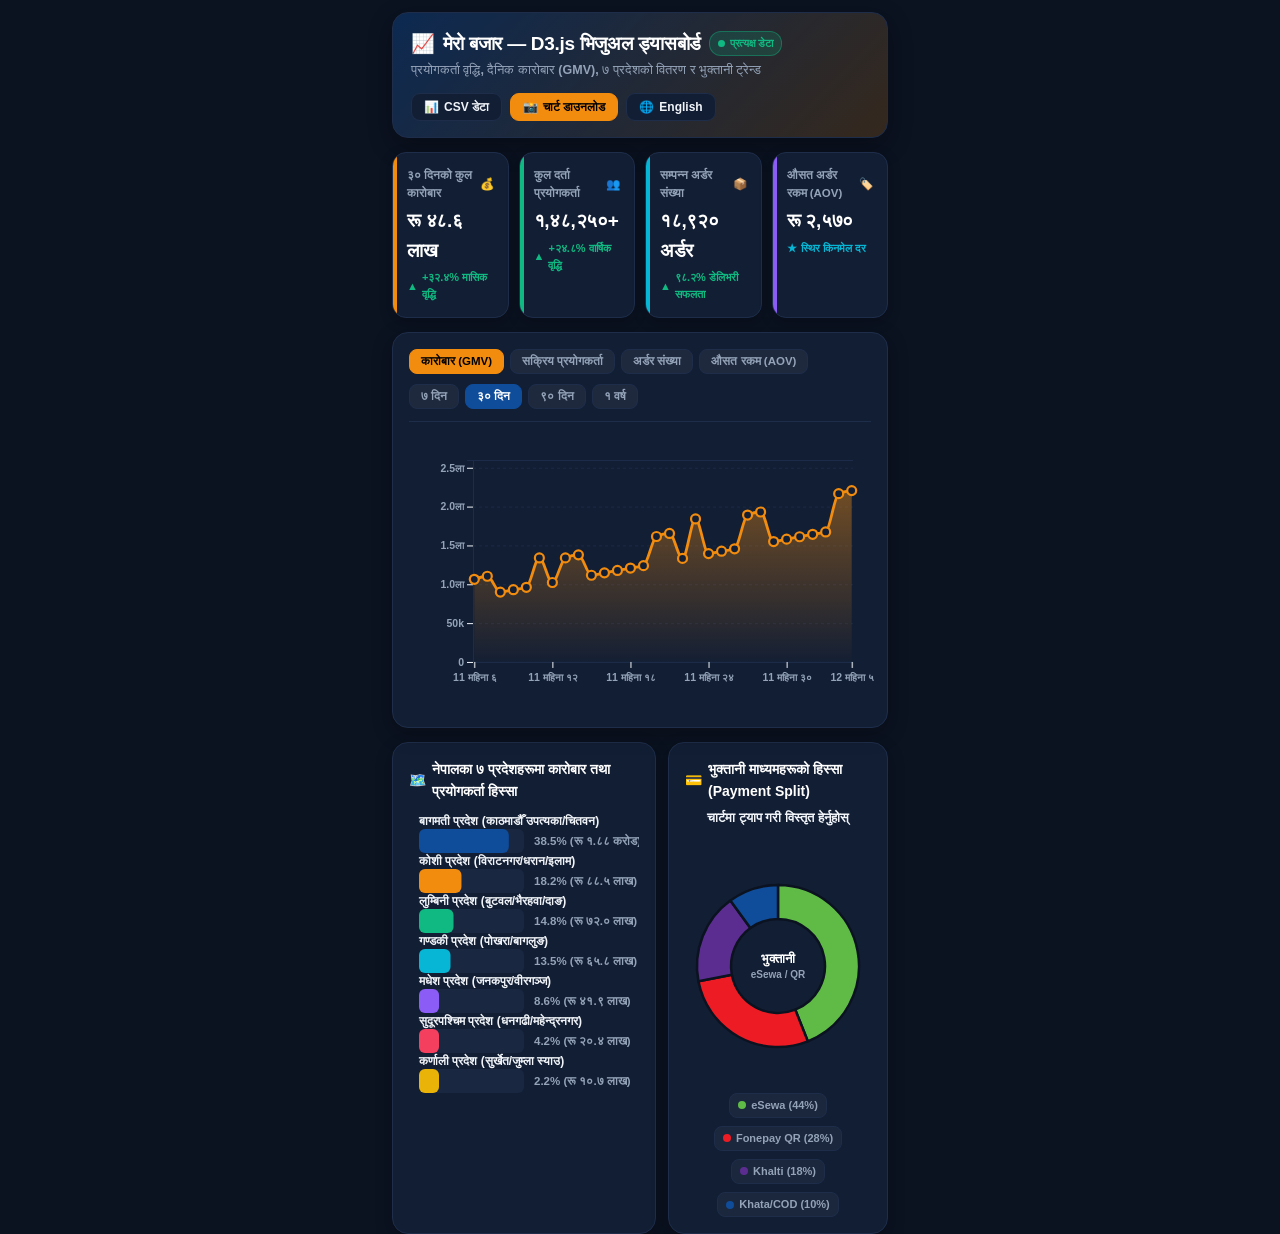
<file: app/src/main/assets/d3-dashboard.html>
<!DOCTYPE html>
<html lang="ne">
<head>
  <meta charset="UTF-8">
  <meta name="viewport" content="width=device-width, initial-scale=1, viewport-fit=cover">
  <title>मेरो बजार (Mero Bazar) — D3.js Metrics & Performance Dashboard</title>
  <meta name="description" content="Visual D3.js dashboard displaying key metrics from Mero Bazar: user growth, transaction volume trends, provincial spread and payment splits">
  <link rel="stylesheet" href="css/theme.css">
  <link rel="stylesheet" href="css/style.css">
  <style>
    :root {
      --bg-dark: #0B1220;
      --card-dark: #121E34;
      --card-border: #1E2D4A;
      --text-main: #F1F5F9;
      --text-sub: #94A3B8;
      --primary-blue: #0F4C9A;
      --accent-saffron: #F28C0F;
      --accent-emerald: #10B981;
      --accent-cyan: #06B6D4;
      --accent-purple: #8B5CF6;
      --accent-rose: #F43F5E;
    }

    * { box-sizing: border-box; margin: 0; padding: 0; font-family: -apple-system, BlinkMacSystemFont, "Segoe UI", Roboto, "Noto Sans Devanagari", sans-serif; }

    body {
      background: var(--bg-dark);
      color: var(--text-main);
      min-height: 100vh;
      display: flex;
      flex-direction: column;
      overflow-x: hidden;
      padding: 12px;
      -webkit-font-smoothing: antialiased;
    }

    /* Dashboard Header */
    .dash-header {
      background: linear-gradient(135deg, rgba(15, 76, 154, 0.4), rgba(242, 140, 15, 0.18));
      border: 1px solid var(--card-border);
      border-radius: 16px;
      padding: 16px 18px;
      margin-bottom: 14px;
      display: flex;
      flex-wrap: wrap;
      justify-content: space-between;
      align-items: center;
      gap: 12px;
      box-shadow: 0 8px 24px rgba(0,0,0,0.3);
    }

    .dash-title-group h1 {
      font-size: 19px;
      font-weight: 800;
      display: flex;
      align-items: center;
      gap: 8px;
      color: #FFFFFF;
      letter-spacing: -0.3px;
    }

    .dash-title-group p {
      font-size: 12.5px;
      color: var(--text-sub);
      margin-top: 3px;
    }

    .live-badge {
      display: inline-flex;
      align-items: center;
      gap: 5px;
      background: rgba(16, 185, 129, 0.18);
      border: 1px solid rgba(16, 185, 129, 0.4);
      color: #10B981;
      font-size: 11px;
      font-weight: 800;
      padding: 3px 8px;
      border-radius: 12px;
    }

    .live-pulse {
      width: 7px;
      height: 7px;
      background: #10B981;
      border-radius: 50%;
      animation: pulseLive 1.5s infinite;
    }

    @keyframes pulseLive {
      0% { transform: scale(0.9); opacity: 0.8; }
      50% { transform: scale(1.3); opacity: 1; }
      100% { transform: scale(0.9); opacity: 0.8; }
    }

    .dash-actions {
      display: flex;
      align-items: center;
      gap: 8px;
      flex-wrap: wrap;
    }

    .btn-action {
      background: var(--card-dark);
      color: var(--text-main);
      border: 1px solid var(--card-border);
      border-radius: 9px;
      padding: 6px 12px;
      font-size: 12px;
      font-weight: 700;
      cursor: pointer;
      display: inline-flex;
      align-items: center;
      gap: 5px;
      transition: all 0.2s ease;
      touch-action: manipulation;
    }

    .btn-action:hover {
      background: rgba(255,255,255,0.08);
      border-color: var(--accent-saffron);
    }

    .btn-action.highlight {
      background: var(--accent-saffron);
      color: #000;
      border-color: var(--accent-saffron);
    }

    /* KPI Grid */
    .kpi-grid {
      display: grid;
      grid-template-columns: repeat(2, 1fr);
      gap: 10px;
      margin-bottom: 14px;
    }

    @media (min-width: 600px) {
      .kpi-grid { grid-template-columns: repeat(4, 1fr); }
    }

    .kpi-card {
      background: var(--card-dark);
      border: 1px solid var(--card-border);
      border-radius: 14px;
      padding: 14px;
      position: relative;
      overflow: hidden;
      box-shadow: 0 4px 14px rgba(0,0,0,0.2);
    }

    .kpi-card::before {
      content: '';
      position: absolute;
      top: 0;
      left: 0;
      width: 4px;
      height: 100%;
    }

    .kpi-card.c-saffron::before { background: var(--accent-saffron); }
    .kpi-card.c-emerald::before { background: var(--accent-emerald); }
    .kpi-card.c-cyan::before { background: var(--accent-cyan); }
    .kpi-card.c-purple::before { background: var(--accent-purple); }

    .kpi-label {
      font-size: 11.5px;
      color: var(--text-sub);
      font-weight: 600;
      margin-bottom: 4px;
      display: flex;
      align-items: center;
      justify-content: space-between;
    }

    .kpi-value {
      font-size: 19px;
      font-weight: 800;
      color: #FFFFFF;
      letter-spacing: -0.3px;
    }

    .kpi-sub {
      font-size: 11px;
      font-weight: 700;
      margin-top: 4px;
      display: flex;
      align-items: center;
      gap: 4px;
    }

    .kpi-sub.pos { color: var(--accent-emerald); }
    .kpi-sub.neutral { color: var(--accent-cyan); }

    /* Main Chart Card */
    .chart-card {
      background: var(--card-dark);
      border: 1px solid var(--card-border);
      border-radius: 16px;
      padding: 16px;
      margin-bottom: 14px;
      box-shadow: 0 6px 20px rgba(0,0,0,0.25);
      position: relative;
    }

    .chart-controls-bar {
      display: flex;
      flex-wrap: wrap;
      justify-content: space-between;
      align-items: center;
      gap: 10px;
      margin-bottom: 14px;
      padding-bottom: 12px;
      border-bottom: 1px solid var(--card-border);
    }

    .pills-group {
      display: flex;
      flex-wrap: wrap;
      gap: 6px;
    }

    .metric-pill, .range-pill {
      background: rgba(255,255,255,0.05);
      border: 1px solid var(--card-border);
      color: var(--text-sub);
      border-radius: 8px;
      padding: 5px 11px;
      font-size: 11.5px;
      font-weight: 700;
      cursor: pointer;
      transition: all 0.15s ease;
      touch-action: manipulation;
    }

    .metric-pill:hover, .range-pill:hover {
      color: #FFF;
      border-color: rgba(255,255,255,0.25);
    }

    .metric-pill.active {
      background: var(--accent-saffron);
      color: #000;
      border-color: var(--accent-saffron);
    }

    .range-pill.active {
      background: var(--primary-blue);
      color: #FFF;
      border-color: var(--primary-blue);
    }

    .chart-svg-box {
      width: 100%;
      min-height: 250px;
      position: relative;
    }

    /* Floating Tooltip */
    #d3DashboardTooltip {
      display: none;
      position: absolute;
      background: rgba(18, 30, 52, 0.95);
      backdrop-filter: blur(8px);
      -webkit-backdrop-filter: blur(8px);
      border: 1px solid var(--accent-saffron);
      border-radius: 10px;
      padding: 8px 12px;
      box-shadow: 0 8px 24px rgba(0,0,0,0.5);
      pointer-events: none;
      z-index: 100;
      white-space: nowrap;
      transition: opacity 0.15s ease;
    }

    /* Split Row */
    .split-grid {
      display: grid;
      grid-template-columns: 1fr;
      gap: 12px;
      margin-bottom: 14px;
    }

    @media (min-width: 768px) {
      .split-grid { grid-template-columns: 1.2fr 1fr; }
    }

    .sub-card {
      background: var(--card-dark);
      border: 1px solid var(--card-border);
      border-radius: 16px;
      padding: 16px;
      box-shadow: 0 6px 18px rgba(0,0,0,0.2);
    }

    .sub-card-title {
      font-size: 14px;
      font-weight: 800;
      color: #FFFFFF;
      margin-bottom: 12px;
      display: flex;
      align-items: center;
      gap: 6px;
    }

    .donut-center-box {
      text-align: center;
      margin-top: -6px;
      margin-bottom: 10px;
      min-height: 38px;
    }

    .legend-row {
      display: flex;
      flex-wrap: wrap;
      gap: 8px;
      justify-content: center;
      margin-top: 10px;
    }

    .legend-chip {
      display: inline-flex;
      align-items: center;
      gap: 5px;
      font-size: 11px;
      background: rgba(255,255,255,0.04);
      border: 1px solid var(--card-border);
      padding: 3px 8px;
      border-radius: 8px;
      color: var(--text-sub);
    }

    .legend-dot {
      width: 8px;
      height: 8px;
      border-radius: 50%;
    }
  </style>
</head>
<body>

  <!-- Top Header -->
  <header class="dash-header">
    <div class="dash-title-group">
      <h1>
        <span>📈</span>
        <span data-np="मेरो बजार — D3.js भिजुअल ड्यासबोर्ड" data-en="Mero Bazar — D3.js Visual Dashboard">
          मेरो बजार — D3.js भिजुअल ड्यासबोर्ड
        </span>
        <span class="live-badge">
          <span class="live-pulse"></span>
          <span data-np="प्रत्यक्ष डेटा" data-en="LIVE DATA">प्रत्यक्ष डेटा</span>
        </span>
      </h1>
      <p data-np="प्रयोगकर्ता वृद्धि, दैनिक कारोबार (GMV), ७ प्रदेशको वितरण र भुक्तानी ट्रेन्ड" data-en="User growth trajectories, transaction volume trends (GMV), 7 provinces spread & payment flows">
        प्रयोगकर्ता वृद्धि, दैनिक कारोबार (GMV), ७ प्रदेशको वितरण र भुक्तानी ट्रेन्ड
      </p>
    </div>

    <div class="dash-actions">
      <button class="btn-action" onclick="MeroBazarD3Dashboard.exportCsv()">
        <span>📊</span>
        <span data-np="CSV डेटा" data-en="Export CSV">CSV डेटा</span>
      </button>
      <button class="btn-action highlight" onclick="MeroBazarD3Dashboard.exportPng()">
        <span>📸</span>
        <span data-np="चार्ट डाउनलोड" data-en="Save Chart">चार्ट डाउनलोड</span>
      </button>
      <button class="btn-action" id="btnLangToggle" onclick="MeroBazarD3Dashboard.toggleLanguage()">
        <span>🌐</span>
        <span id="langLabel">English</span>
      </button>
    </div>
  </header>

  <!-- Key Metrics (KPIs) Summary -->
  <section class="kpi-grid">
    <div class="kpi-card c-saffron">
      <div class="kpi-label">
        <span data-np="३० दिनको कुल कारोबार" data-en="30-Day Total GMV">३० दिनको कुल कारोबार</span>
        <span>💰</span>
      </div>
      <div class="kpi-value" data-np="रू ४८.६ लाख" data-en="NPR 48.6 Lakh">रू ४८.६ लाख</div>
      <div class="kpi-sub pos">
        <span>▲</span>
        <span data-np="+३२.४% मासिक वृद्धि" data-en="+32.4% MoM Growth">+३२.४% मासिक वृद्धि</span>
      </div>
    </div>

    <div class="kpi-card c-emerald">
      <div class="kpi-label">
        <span data-np="कुल दर्ता प्रयोगकर्ता" data-en="Total Registered Users">कुल दर्ता प्रयोगकर्ता</span>
        <span>👥</span>
      </div>
      <div class="kpi-value" data-np="१,४८,२५०+" data-en="148,250+">१,४८,२५०+</div>
      <div class="kpi-sub pos">
        <span>▲</span>
        <span data-np="+२४.८% वार्षिक वृद्धि" data-en="+24.8% YoY Growth">+२४.८% वार्षिक वृद्धि</span>
      </div>
    </div>

    <div class="kpi-card c-cyan">
      <div class="kpi-label">
        <span data-np="सम्पन्न अर्डर संख्या" data-en="Completed Orders">सम्पन्न अर्डर संख्या</span>
        <span>📦</span>
      </div>
      <div class="kpi-value" data-np="१८,९२० अर्डर" data-en="18,920 Orders">१८,९२० अर्डर</div>
      <div class="kpi-sub pos">
        <span>▲</span>
        <span data-np="९८.२% डेलिभरी सफलता" data-en="98.2% Fulfillment">९८.२% डेलिभरी सफलता</span>
      </div>
    </div>

    <div class="kpi-card c-purple">
      <div class="kpi-label">
        <span data-np="औसत अर्डर रकम (AOV)" data-en="Avg Order Value (AOV)">औसत अर्डर रकम (AOV)</span>
        <span>🏷️</span>
      </div>
      <div class="kpi-value" data-np="रू २,५७०" data-en="NPR 2,570">रू २,५७०</div>
      <div class="kpi-sub neutral">
        <span>★</span>
        <span data-np="स्थिर किनमेल दर" data-en="Healthy Cart Value">स्थिर किनमेल दर</span>
      </div>
    </div>
  </section>

  <!-- Interactive Trend Chart Card -->
  <main class="chart-card">
    <div class="chart-controls-bar">
      <!-- Metric Selector -->
      <div class="pills-group">
        <button class="metric-pill active" data-metric="gmv" onclick="MeroBazarD3Dashboard.setMetric('gmv')">
          <span data-np="कारोबार (GMV)" data-en="Transaction Volume">कारोबार (GMV)</span>
        </button>
        <button class="metric-pill" data-metric="users" onclick="MeroBazarD3Dashboard.setMetric('users')">
          <span data-np="सक्रिय प्रयोगकर्ता" data-en="Active Users">सक्रिय प्रयोगकर्ता</span>
        </button>
        <button class="metric-pill" data-metric="orders" onclick="MeroBazarD3Dashboard.setMetric('orders')">
          <span data-np="अर्डर संख्या" data-en="Order Velocity">अर्डर संख्या</span>
        </button>
        <button class="metric-pill" data-metric="aov" onclick="MeroBazarD3Dashboard.setMetric('aov')">
          <span data-np="औसत रकम (AOV)" data-en="Avg Order Value">औसत रकम (AOV)</span>
        </button>
      </div>

      <!-- Timeframe Selector -->
      <div class="pills-group">
        <button class="range-pill" data-range="7d" onclick="MeroBazarD3Dashboard.setRange('7d')">
          <span data-np="७ दिन" data-en="7D">७ दिन</span>
        </button>
        <button class="range-pill active" data-range="30d" onclick="MeroBazarD3Dashboard.setRange('30d')">
          <span data-np="३० दिन" data-en="30D">३० दिन</span>
        </button>
        <button class="range-pill" data-range="90d" onclick="MeroBazarD3Dashboard.setRange('90d')">
          <span data-np="९० दिन" data-en="90D">९० दिन</span>
        </button>
        <button class="range-pill" data-range="1y" onclick="MeroBazarD3Dashboard.setRange('1y')">
          <span data-np="१ वर्ष" data-en="1Y">१ वर्ष</span>
        </button>
      </div>
    </div>

    <!-- D3 Chart Canvas -->
    <div class="chart-svg-box" id="mainTrendSvgContainer"></div>
    <div id="d3DashboardTooltip"></div>
  </main>

  <!-- Regional & Payment Breakdown Grid -->
  <section class="split-grid">
    <!-- Nepal 7 Provinces Breakdown -->
    <div class="sub-card">
      <div class="sub-card-title">
        <span>🗺️</span>
        <span data-np="नेपालका ७ प्रदेशहरूमा कारोबार तथा प्रयोगकर्ता हिस्सा" data-en="Nepal 7 Provinces GMV & User Distribution">
          नेपालका ७ प्रदेशहरूमा कारोबार तथा प्रयोगकर्ता हिस्सा
        </span>
      </div>
      <div id="provinceBarSvgContainer" style="width: 100%;"></div>
    </div>

    <!-- Payment Methods Donut -->
    <div class="sub-card">
      <div class="sub-card-title">
        <span>💳</span>
        <span data-np="भुक्तानी माध्यमहरूको हिस्सा (Payment Split)" data-en="Payment Method Breakdown">
          भुक्तानी माध्यमहरूको हिस्सा (Payment Split)
        </span>
      </div>
      <div class="donut-center-box" id="donutCenterSummary">
        <div style="font-size: 13px; font-weight: 700; color: #F1F5F9;" data-np="चार्टमा ट्याप गरी विस्तृत हेर्नुहोस्" data-en="Tap slices for payment details">
          चार्टमा ट्याप गरी विस्तृत हेर्नुहोस्
        </div>
      </div>
      <div id="paymentDonutSvgContainer" style="width: 100%; min-height: 220px;"></div>
      <div class="legend-row">
        <div class="legend-chip"><span class="legend-dot" style="background:#60BB46;"></span> eSewa (44%)</div>
        <div class="legend-chip"><span class="legend-dot" style="background:#ED1C24;"></span> Fonepay QR (28%)</div>
        <div class="legend-chip"><span class="legend-dot" style="background:#5C2D91;"></span> Khalti (18%)</div>
        <div class="legend-chip"><span class="legend-dot" style="background:#0F4C9A;"></span> Khata/COD (10%)</div>
      </div>
    </div>
  </section>

  <!-- Scripts -->
  <script src="js/d3.v7.min.js"></script>
  <script src="js/bridge.js"></script>
  <script src="js/d3-metrics-dashboard.js"></script>
  <script>
    window.addEventListener('DOMContentLoaded', () => {
      if (window.MeroBazarD3Dashboard) {
        window.MeroBazarD3Dashboard.init({ isNepali: true, metric: 'gmv', range: '30d' });
      }
    });
  </script>
</body>
</html>
</file>
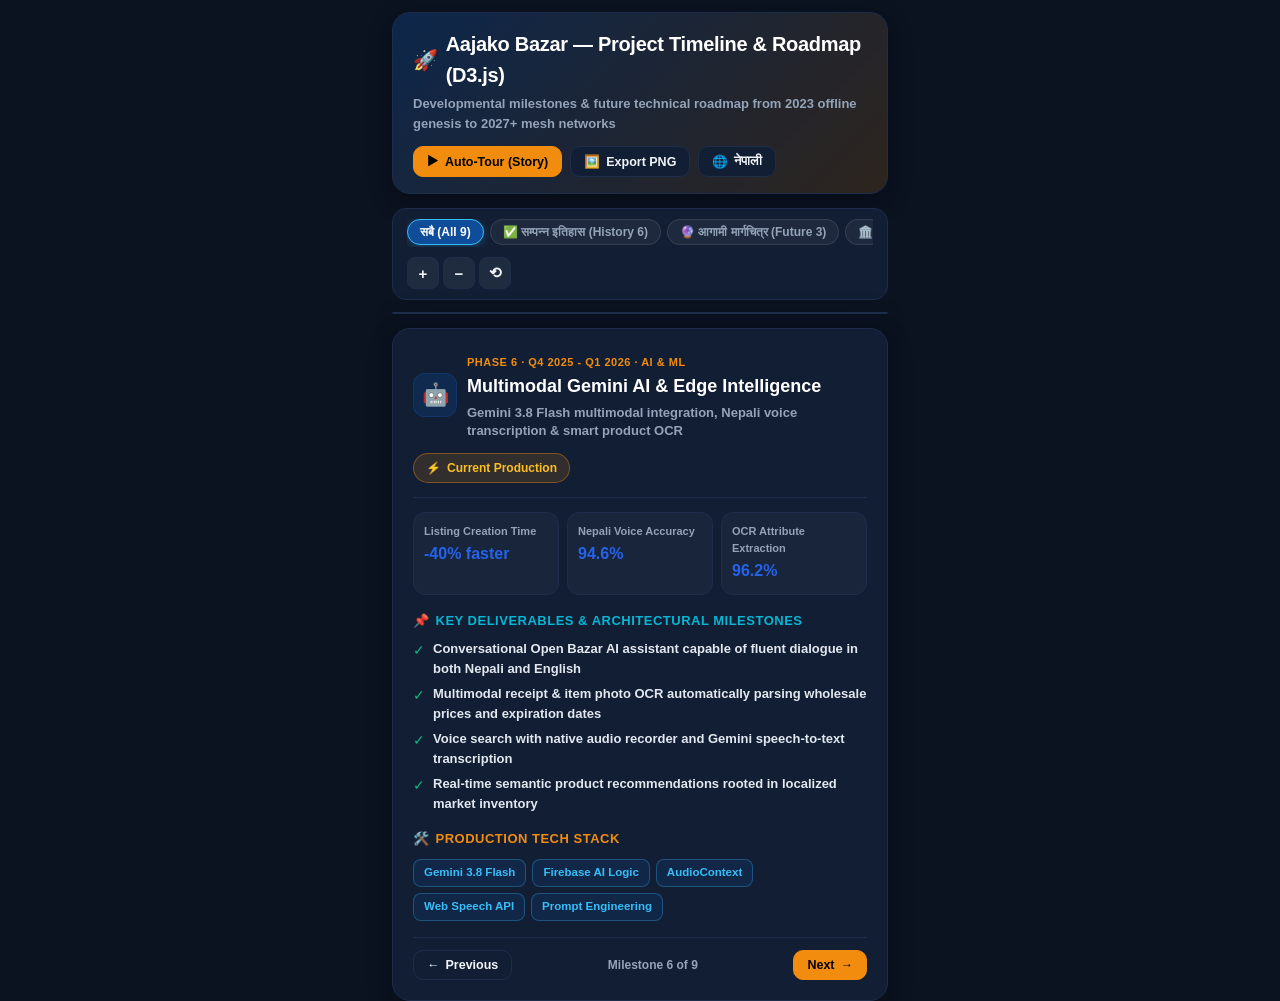
<file: app/src/main/assets/timeline.html>
<!DOCTYPE html>
<html lang="ne">
<head>
  <meta charset="UTF-8">
  <meta name="viewport" content="width=device-width, initial-scale=1, viewport-fit=cover">
  <title>Aajako Bazar — Developmental History & Future Milestones (D3.js)</title>
  <meta name="description" content="Visual D3.js timeline displaying the developmental history and future milestones of the Aajako Bazar project">
  <link rel="stylesheet" href="css/theme.css">
  <link rel="stylesheet" href="css/style.css">
  <style>
    :root {
      --bg-dark: #0B1220;
      --card-dark: #121E34;
      --card-border: #1E2D4A;
      --text-main: #F1F5F9;
      --text-sub: #94A3B8;
      --primary-blue: #0F4C9A;
      --accent-saffron: #F28C0F;
      --accent-emerald: #10B981;
      --accent-cyan: #06B6D4;
      --accent-purple: #8B5CF6;
      --accent-rose: #F43F5E;
    }

    * { box-sizing: border-box; margin: 0; padding: 0; font-family: -apple-system, BlinkMacSystemFont, "Segoe UI", Roboto, "Noto Sans Devanagari", sans-serif; }

    body {
      background: var(--bg-dark);
      color: var(--text-main);
      min-height: 100vh;
      display: flex;
      flex-direction: column;
      overflow-x: hidden;
      padding: 12px;
    }

    .tl-header {
      background: linear-gradient(135deg, rgba(15, 76, 154, 0.35), rgba(242, 140, 15, 0.15));
      border: 1px solid var(--card-border);
      border-radius: 18px;
      padding: 16px 20px;
      margin-bottom: 14px;
      display: flex;
      flex-wrap: wrap;
      justify-content: space-between;
      align-items: center;
      gap: 12px;
      box-shadow: 0 8px 24px rgba(0,0,0,0.3);
    }

    .tl-title-group h1 {
      font-size: 20px;
      font-weight: 800;
      display: flex;
      align-items: center;
      gap: 8px;
      color: #FFFFFF;
      letter-spacing: -0.3px;
    }

    .tl-title-group p {
      font-size: 13px;
      color: var(--text-sub);
      margin-top: 3px;
    }

    .tl-actions {
      display: flex;
      align-items: center;
      gap: 8px;
      flex-wrap: wrap;
    }

    .tl-btn {
      background: var(--card-dark);
      color: var(--text-main);
      border: 1px solid var(--card-border);
      border-radius: 10px;
      padding: 7px 13px;
      font-size: 12.5px;
      font-weight: 700;
      cursor: pointer;
      display: inline-flex;
      align-items: center;
      gap: 6px;
      transition: all 0.2s ease;
      touch-action: manipulation;
    }

    .tl-btn:hover { background: rgba(255,255,255,0.08); border-color: var(--accent-saffron); }
    .tl-btn.primary { background: var(--accent-saffron); color: #000; border-color: var(--accent-saffron); }
    .tl-btn.primary:hover { background: #FFA32B; }
    .tl-btn.tour-active { background: var(--accent-rose); color: #FFF; border-color: var(--accent-rose); animation: pulseBtn 1.2s infinite; }

    @keyframes pulseBtn {
      0% { box-shadow: 0 0 0 0 rgba(244, 63, 94, 0.6); }
      70% { box-shadow: 0 0 0 10px rgba(244, 63, 94, 0); }
      100% { box-shadow: 0 0 0 0 rgba(244, 63, 94, 0); }
    }

    /* Filter Toolbar */
    .tl-toolbar {
      display: flex;
      flex-wrap: wrap;
      justify-content: space-between;
      align-items: center;
      gap: 10px;
      margin-bottom: 12px;
      background: var(--card-dark);
      border: 1px solid var(--card-border);
      border-radius: 14px;
      padding: 10px 14px;
    }

    .tl-filters {
      display: flex;
      gap: 6px;
      overflow-x: auto;
      scrollbar-width: none;
      padding-bottom: 2px;
    }

    .tl-chip {
      background: rgba(255, 255, 255, 0.05);
      border: 1px solid rgba(255, 255, 255, 0.1);
      color: var(--text-sub);
      border-radius: 20px;
      padding: 5px 12px;
      font-size: 12px;
      font-weight: 600;
      cursor: pointer;
      white-space: nowrap;
      transition: all 0.2s;
    }

    .tl-chip.active {
      background: var(--primary-blue);
      color: #FFFFFF;
      border-color: #38BDF8;
      box-shadow: 0 2px 8px rgba(56, 189, 248, 0.25);
    }

    .tl-chip.future.active {
      background: var(--accent-purple);
      border-color: #C084FC;
      box-shadow: 0 2px 8px rgba(192, 132, 252, 0.3);
    }

    .tl-zoom-controls {
      display: flex;
      align-items: center;
      gap: 4px;
    }

    .tl-zoom-btn {
      width: 32px;
      height: 32px;
      display: flex;
      align-items: center;
      justify-content: center;
      background: rgba(255, 255, 255, 0.06);
      border: 1px solid var(--card-border);
      color: var(--text-main);
      border-radius: 8px;
      cursor: pointer;
      font-weight: bold;
      font-size: 15px;
    }

    .tl-zoom-btn:hover { background: rgba(255, 255, 255, 0.15); }

    /* Timeline Canvas Container */
    .tl-canvas-card {
      background: var(--card-dark);
      border: 1px solid var(--card-border);
      border-radius: 18px;
      position: relative;
      overflow: hidden;
      box-shadow: 0 10px 30px rgba(0,0,0,0.35);
      margin-bottom: 14px;
    }

    #d3TimelineCanvas {
      width: 100%;
      height: 340px;
      cursor: grab;
      display: block;
    }

    #d3TimelineCanvas:active {
      cursor: grabbing;
    }

    .tl-canvas-hint {
      position: absolute;
      bottom: 8px;
      right: 14px;
      font-size: 11px;
      color: var(--text-sub);
      pointer-events: none;
      background: rgba(11, 18, 32, 0.7);
      padding: 3px 8px;
      border-radius: 6px;
      border: 1px solid rgba(255,255,255,0.08);
    }

    /* Milestone Detail Drawer */
    .tl-detail-card {
      background: var(--card-dark);
      border: 1px solid var(--card-border);
      border-radius: 18px;
      padding: 20px;
      box-shadow: 0 8px 24px rgba(0,0,0,0.3);
      position: relative;
      transition: all 0.3s ease;
    }

    .tl-detail-header {
      display: flex;
      flex-wrap: wrap;
      justify-content: space-between;
      align-items: flex-start;
      gap: 12px;
      border-bottom: 1px solid var(--card-border);
      padding-bottom: 14px;
      margin-bottom: 14px;
    }

    .tl-detail-title-row {
      display: flex;
      align-items: center;
      gap: 10px;
    }

    .tl-detail-icon {
      width: 44px;
      height: 44px;
      border-radius: 12px;
      display: flex;
      align-items: center;
      justify-content: center;
      font-size: 22px;
      background: rgba(15, 76, 154, 0.25);
      border: 1px solid rgba(15, 76, 154, 0.4);
      flex-shrink: 0;
    }

    .tl-phase-badge {
      display: inline-block;
      font-size: 11px;
      font-weight: 800;
      text-transform: uppercase;
      letter-spacing: 0.5px;
      color: var(--accent-saffron);
      margin-bottom: 2px;
    }

    .tl-detail-title {
      font-size: 18px;
      font-weight: 800;
      color: #FFFFFF;
    }

    .tl-detail-subtitle {
      font-size: 13px;
      color: var(--text-sub);
      margin-top: 3px;
      line-height: 1.4;
    }

    .tl-status-pill {
      display: inline-flex;
      align-items: center;
      gap: 6px;
      padding: 5px 12px;
      border-radius: 20px;
      font-size: 12px;
      font-weight: 700;
    }

    .tl-status-completed {
      background: rgba(16, 185, 129, 0.15);
      color: #34D399;
      border: 1px solid rgba(16, 185, 129, 0.3);
    }

    .tl-status-current {
      background: rgba(242, 140, 15, 0.15);
      color: #FBBF24;
      border: 1px solid rgba(242, 140, 15, 0.4);
      animation: pulsePill 2s infinite;
    }

    .tl-status-future {
      background: rgba(139, 92, 246, 0.15);
      color: #A78BFA;
      border: 1px solid rgba(139, 92, 246, 0.35);
    }

    @keyframes pulsePill {
      0%, 100% { opacity: 1; }
      50% { opacity: 0.7; }
    }

    /* Metrics Grid */
    .tl-metrics-row {
      display: grid;
      grid-template-columns: repeat(auto-fit, minmax(130px, 1fr));
      gap: 8px;
      margin-bottom: 16px;
    }

    .tl-metric-box {
      background: rgba(255, 255, 255, 0.03);
      border: 1px solid var(--card-border);
      border-radius: 12px;
      padding: 10px;
    }

    .tl-metric-label {
      font-size: 11px;
      color: var(--text-sub);
      font-weight: 600;
    }

    .tl-metric-val {
      font-size: 16px;
      font-weight: 800;
      color: #FFFFFF;
      margin-top: 2px;
    }

    /* Deliverables List */
    .tl-deliv-title {
      font-size: 13px;
      font-weight: 700;
      text-transform: uppercase;
      letter-spacing: 0.5px;
      color: var(--accent-cyan);
      margin-bottom: 8px;
      display: flex;
      align-items: center;
      gap: 6px;
    }

    .tl-deliv-list {
      list-style: none;
      display: flex;
      flex-direction: column;
      gap: 6px;
      margin-bottom: 16px;
    }

    .tl-deliv-item {
      font-size: 13px;
      line-height: 1.5;
      color: #E2E8F0;
      display: flex;
      align-items: flex-start;
      gap: 8px;
    }

    .tl-deliv-item span.icon {
      color: var(--accent-emerald);
      font-size: 14px;
      flex-shrink: 0;
      margin-top: 1px;
    }

    /* Tech Stack Chips */
    .tl-tech-row {
      display: flex;
      flex-wrap: wrap;
      gap: 6px;
      margin-top: 10px;
    }

    .tl-tech-tag {
      background: rgba(15, 76, 154, 0.2);
      border: 1px solid rgba(56, 189, 248, 0.3);
      color: #38BDF8;
      border-radius: 8px;
      padding: 4px 10px;
      font-size: 11.5px;
      font-weight: 600;
    }

    /* Stepper Navigation */
    .tl-stepper {
      display: flex;
      justify-content: space-between;
      align-items: center;
      margin-top: 16px;
      border-top: 1px solid var(--card-border);
      padding-top: 12px;
    }

    /* Floating Tooltip */
    #tlTooltip {
      position: absolute;
      display: none;
      background: rgba(18, 30, 52, 0.95);
      color: #F1F5F9;
      border: 1px solid #38BDF8;
      border-radius: 10px;
      padding: 8px 12px;
      font-size: 12px;
      box-shadow: 0 10px 25px rgba(0,0,0,0.5);
      pointer-events: none;
      z-index: 100;
      backdrop-filter: blur(8px);
      max-width: 250px;
    }

    /* Responsive */
    @media (max-width: 600px) {
      .tl-header { padding: 12px 14px; }
      .tl-title-group h1 { font-size: 17px; }
      #d3TimelineCanvas { height: 300px; }
      .tl-detail-card { padding: 14px; }
    }
  </style>
</head>
<body>

  <!-- Top Header -->
  <header class="tl-header">
    <div class="tl-title-group">
      <h1>
        <span>🚀</span>
        <span id="txtHeaderTitle">आजको बजार — परियोजना टाइमलाइन (D3.js)</span>
      </h1>
      <p id="txtHeaderSubtitle">
        २०२३ को शुरुआती अवधारणा, अफलाइन इन्जिन, शून्य-विश्वास सुरक्षा, वेबआरटिसी कल, मल्टिमोडल एआई देखि २०२७+ मेश नेटवर्कसम्मको विकास इतिहास
      </p>
    </div>
    <div class="tl-actions">
      <button id="btnAutoTour" class="tl-btn primary" title="Start guided story tour">
        <span>▶</span> <span id="txtBtnTour">स्टोरी टुर (Auto-Tour)</span>
      </button>
      <button id="btnExportSvg" class="tl-btn" title="Download High-Res Roadmap">
        <span>🖼️</span> <span id="txtBtnExport">निर्यात (PNG)</span>
      </button>
      <button id="btnLangToggle" class="tl-btn" title="Toggle Language">
        <span>🌐</span> <span id="txtBtnLang">English</span>
      </button>
    </div>
  </header>

  <!-- Filter & Zoom Bar -->
  <section class="tl-toolbar">
    <div class="tl-filters">
      <button class="tl-chip active" data-filter="all">सबै (All 9)</button>
      <button class="tl-chip" data-filter="history">✅ सम्पन्न इतिहास (History 6)</button>
      <button class="tl-chip future" data-filter="future">🔮 आगामी मार्गचित्र (Future 3)</button>
      <button class="tl-chip" data-category="Architecture">🏛️ Architecture</button>
      <button class="tl-chip" data-category="Real-Time">🤝 Real-Time & VoIP</button>
      <button class="tl-chip" data-category="Fintech">🧾 Fintech & Khata</button>
      <button class="tl-chip" data-category="AI & ML">🤖 AI Logic</button>
    </div>
    <div class="tl-zoom-controls">
      <button id="btnZoomIn" class="tl-zoom-btn" title="Zoom In">+</button>
      <button id="btnZoomOut" class="tl-zoom-btn" title="Zoom Out">−</button>
      <button id="btnZoomReset" class="tl-zoom-btn" title="Reset View">⟲</button>
    </div>
  </section>

  <!-- Interactive D3 Canvas -->
  <main class="tl-canvas-card">
    <svg id="d3TimelineCanvas"></svg>
    <div class="tl-canvas-hint" id="txtCanvasHint">🖱️ ड्र्याग गरेर सार्नुहोस् वा नोडमा थिच्नुहोस् (Drag to pan · Scroll/pinch to zoom · Tap to inspect)</div>
    <div id="tlTooltip"></div>
  </main>

  <!-- Selected Milestone Deep-Dive Card -->
  <section class="tl-detail-card" id="milestoneDetailCard">
    <div class="tl-detail-header">
      <div class="tl-detail-title-row">
        <div class="tl-detail-icon" id="detailIcon">🏛️</div>
        <div>
          <span class="tl-phase-badge" id="detailPhase">चरण १ · Q1 2023</span>
          <h2 class="tl-detail-title" id="detailTitle">Genesis & Offline-First Core</h2>
          <div class="tl-detail-subtitle" id="detailSubtitle">
            Architectural groundwork, PWA Service Worker caching & dual-layer local persistence
          </div>
        </div>
      </div>
      <div id="detailStatusPill" class="tl-status-pill tl-status-completed">
        <span>✓</span> <span>सम्पन्न (Completed)</span>
      </div>
    </div>

    <!-- Metrics Stats -->
    <div class="tl-metrics-row" id="detailMetrics"></div>

    <!-- Deliverables Checklist -->
    <div class="tl-deliv-title">
      <span>📌</span> <span id="txtDelivTitle">मुख्य उपलब्धि तथा प्राविधिक कार्यान्वयन (Key Deliverables)</span>
    </div>
    <ul class="tl-deliv-list" id="detailDeliverables"></ul>

    <!-- Tech Stack Chips -->
    <div class="tl-deliv-title" style="color: var(--accent-saffron); margin-top: 14px;">
      <span>🛠️</span> <span id="txtTechTitle">प्रविधि स्ट्याक तथा आर्किटेक्चर (Tech Stack)</span>
    </div>
    <div class="tl-tech-row" id="detailTech"></div>

    <!-- Stepper Navigation -->
    <div class="tl-stepper">
      <button id="btnPrevMilestone" class="tl-btn">
        <span>←</span> <span id="txtPrev">अघिल्लो चरण</span>
      </button>
      <span style="font-size: 12px; color: var(--text-sub); font-weight: 700;" id="txtStepIndicator">
        माइलस्टोन १ / ९
      </span>
      <button id="btnNextMilestone" class="tl-btn primary">
        <span id="txtNext">पछिल्लो चरण</span> <span>→</span>
      </button>
    </div>
  </section>

  <!-- D3.js v7 Local Library -->
  <script src="js/d3.v7.min.js"></script>
  <!-- Timeline Component Logic -->
  <script src="js/d3-chart.js"></script>
  <script>
    // Initialize full-page interactive timeline
    window.addEventListener('DOMContentLoaded', () => {
      if (typeof window.initStandaloneTimelineView === 'function') {
        window.initStandaloneTimelineView();
      }
    });
  </script>
</body>
</html>
</file>
<file: app/src/main/assets/css/theme.css>
/* Open Bazar — brand theme with high-contrast Dark & Light modes */
:root {
  --ind: #0F4C9A;
  --ind2: #1B6AC9;
  --saf: #F28C0F;
  --crim: #D62828;
  --jade: #1A7A4A;
  --bg: #EEF3FA;
  --card: #FFFFFF;
  --tx: #0A1628;
  --mu: #57657A;
  --ln: #D2DCE8;
  --sh: 0 4px 16px rgba(15,76,154,.10);
  --header-bg: linear-gradient(120deg, #0B3A78, #1B6AC9);
}

@media(prefers-color-scheme:dark) {
  :root:not([data-theme="light"]) {
    --ind: #1A5CB0;
    --ind2: #2B7CE0;
    --saf: #F89B24;
    --crim: #F04848;
    --jade: #22A05E;
    --bg: #070D18;
    --card: #101A2C;
    --tx: #F8FAFD;
    --mu: #9BAEC8;
    --ln: #1D2C44;
    --sh: 0 4px 20px rgba(0,0,0,0.65);
    --header-bg: linear-gradient(120deg, #0A2244, #12376A);
  }
}

:root[data-theme="dark"] {
  --ind: #1A5CB0;
  --ind2: #2B7CE0;
  --saf: #F89B24;
  --crim: #F04848;
  --jade: #22A05E;
  --bg: #070D18;
  --card: #101A2C;
  --tx: #F8FAFD;
  --mu: #9BAEC8;
  --ln: #1D2C44;
  --sh: 0 4px 20px rgba(0,0,0,0.65);
  --header-bg: linear-gradient(120deg, #0A2244, #12376A);
}
body{background:var(--bg);font-family:"Noto Sans Devanagari","Segoe UI",-apple-system,system-ui,sans-serif;font-size:14.5px;line-height:1.5}
.hd{background:linear-gradient(135deg,#0A254D 0%,#134585 100%);box-shadow:0 2px 10px rgba(10,37,77,.25);position:relative;z-index:2}
.brand{display:flex;align-items:center;gap:10px}
.brand img{width:36px;height:36px;border-radius:50%;background:#fff;padding:1px;box-shadow:0 2px 6px rgba(0,0,0,.2)}
.hero{background:linear-gradient(135deg,#0E3875 0%,#1B6AC9 100%);padding:20px 16px;border-radius:18px;box-shadow:var(--sh)}
.hero .logo{display:block;margin:0 auto 10px;width:96px;height:96px;border-radius:50%;background:#fff;padding:2px;box-shadow:0 4px 16px rgba(0,0,0,.22)}
.hero .logo.sm{width:56px;height:56px;margin-bottom:6px}
.hero .tag{opacity:.85;font-size:11px;letter-spacing:1.5px;margin-top:4px}
.c{border:1px solid var(--ln);border-radius:14px;transition:transform .12s}
.c:active{transform:scale(.995)}
.btn{background:linear-gradient(135deg,var(--ind2),var(--ind));box-shadow:0 1px 4px rgba(15,76,154,.2);border-radius:10px;transition:transform .1s,opacity .15s}
.btn:active{transform:scale(.97)}.btn.s{background:linear-gradient(135deg,#F59E0B,var(--saf))}.btn.j{background:linear-gradient(135deg,#10B981,var(--jade))}.btn.r{background:linear-gradient(135deg,#EF4444,var(--crim))}.btn.g{background:var(--ln);box-shadow:none}
.inp:focus{outline:0;border-color:var(--ind2);box-shadow:0 0 0 3px rgba(27,106,201,.15)}
.nav{box-shadow:0 -2px 12px rgba(15,76,154,.06)}
.nav button{position:relative;transition:color .15s}
.nav button.on{color:var(--ind2)}.nav button.on::before{content:"";position:absolute;top:0;left:28%;right:28%;height:2.5px;border-radius:0 0 4px 4px;background:var(--saf)}
.nav i{transition:transform .15s}.nav button.on i{transform:translateY(-1px) scale(1.08)}
.chip.on{background:var(--ind2);border-color:var(--ind2);color:#fff}
.main::-webkit-scrollbar{width:0}
#toast{background:var(--ind);box-shadow:0 6px 20px rgba(0,0,0,.3)}

.av{width:38px;height:38px;border-radius:50%;object-fit:cover;background:var(--ln);display:inline-flex;align-items:center;justify-content:center;font-size:20px;flex:none}
.hd .av{border:2px solid #fff}
.tile{text-align:center;cursor:pointer;padding:16px 8px}.tile .em{margin-bottom:6px}
.mu{color:var(--mu);font-size:13px;line-height:1.4}
@media print{html,body,#app,.main{height:auto!important;overflow:visible!important;max-width:none!important}.hd,.nav,.noprint,#toast{display:none!important}.main{padding:0!important}body{background:#fff}.c{box-shadow:none!important}}
.sec .chips{margin-bottom:8px}
.chip .av{width:22px;height:22px;font-size:13px;margin-right:5px;vertical-align:middle}
.tbl{border-collapse:collapse;margin:6px 0;font-size:13.5px}.tbl td,.tbl th{padding:8px 5px;border-bottom:1px solid var(--ln)}
@media print{body *{visibility:hidden}.bill,.bill *{visibility:visible}.bill{position:absolute;left:0;top:0;width:100%;box-shadow:none;border:0;color:#000;background:#fff}}

.pim{position:relative;flex:0 0 76px;height:76px;border-radius:12px;background:var(--ln) center/cover no-repeat;display:flex;align-items:center;justify-content:center;font-size:28px;margin:0 8px 8px 0}
.pim .lg{position:absolute;right:-10px;bottom:-10px;width:38px;height:38px;border-radius:50%;border:2px solid var(--card);background:var(--card);cursor:pointer;display:flex;overflow:hidden;box-shadow:0 2px 6px rgba(0,0,0,.25)}
.pim .lg .av{width:100%;height:100%;border:0;font-size:18px}
.cats{display:flex;flex-direction:column;gap:8px;margin-bottom:16px}
.cat{font-size:18px;font-weight:700;padding:15px 16px;border-radius:14px;border:2px solid var(--ln);background:var(--card);color:var(--tx);text-align:left;display:flex;align-items:center;gap:10px;cursor:pointer;font-family:inherit}
.cat span{font-size:24px}.cat small{margin-left:auto;font-size:12px;color:var(--mu)}
.cat.on{background:var(--ind);color:#fff;border-color:var(--ind)}

.pwr{position:relative}.pwr .inp{padding-right:46px}
.eye{position:absolute;right:4px;top:2px;height:40px;width:40px;border:0;background:none;font-size:20px;cursor:pointer}
</file>
<file: app/src/main/assets/css/style.css>
:root{--bg:#F5F7FB;--card:#FFFFFF;--tx:#0F172A;--mu:#64748B;--ln:#E2E8F0;--ind:#0F4C9A;--ind2:#1B6AC9;--saf:#E87A00;--jade:#059669;--crim:#DC2626;--sh:0 1px 3px rgba(15,23,42,.04), 0 4px 14px rgba(15,76,154,.07);box-sizing:border-box;padding-top:env(safe-area-inset-top,0px);padding-bottom:env(safe-area-inset-bottom,0px)}
@media(prefers-color-scheme:dark){:root:not([data-theme="light"]){--bg:#090E17;--card:#111927;--tx:#F8FAFC;--mu:#94A3B8;--ln:#1E293B;--sh:0 1px 3px rgba(0,0,0,.35), 0 6px 18px rgba(0,0,0,.55)}}
:root[data-theme="dark"]{--bg:#090E17;--card:#111927;--tx:#F8FAFC;--mu:#94A3B8;--ln:#1E293B;--sh:0 1px 3px rgba(0,0,0,.35), 0 6px 18px rgba(0,0,0,.55)}
*{box-sizing:border-box;margin:0;padding:0;-webkit-tap-highlight-color:transparent;font-style:normal}
html,body{height:100%;min-height:100dvh}
body{font-family:-apple-system,BlinkMacSystemFont,"Noto Sans Devanagari","Segoe UI",Roboto,"Helvetica Neue",Arial,sans-serif;background:var(--bg);color:var(--tx);max-width:520px;margin:0 auto;font-size:15.2px;font-weight:550;line-height:1.55;font-style:normal;-webkit-font-smoothing:antialiased;overflow-x:hidden}
#app{height:100%;min-height:100dvh;display:flex;flex-direction:column;overflow:hidden}
.hd{background:linear-gradient(135deg,#0A254D 0%,#134585 100%);color:#fff;padding:12px 16px;display:flex;justify-content:space-between;align-items:center;border-bottom:1px solid rgba(255,255,255,.14);box-shadow:0 2px 10px rgba(10,37,77,.25);position:relative;z-index:15}
.hd-profile-box{transition:opacity .15s}
.hd-profile-box:active{opacity:.8}
.hd-icon-btn{background:rgba(255,255,255,.16);border:1px solid rgba(255,255,255,.26);color:#fff;border-radius:50%;width:36px;height:36px;font-size:15px;cursor:pointer;display:inline-flex;align-items:center;justify-content:center;backdrop-filter:blur(6px);transition:background .15s,transform .1s}
.hd-icon-btn:active{transform:scale(.92);background:rgba(255,255,255,.28)}
.hd-av{width:38px;height:38px;border-radius:50%;border:2px solid #fff;object-fit:cover;box-shadow:0 2px 6px rgba(0,0,0,.25)}
.main{flex:1;overflow-y:auto;padding:14px 12px;scrollbar-width:none}
.nav{display:flex;border-top:1px solid var(--ln);background:var(--card);box-shadow:0 -2px 12px rgba(0,0,0,.04);padding-bottom:env(safe-area-inset-bottom,0px)}
.nav button{flex:1;border:0;background:none;padding:10px 2px 8px;font-size:12px;color:var(--mu);font-weight:650;cursor:pointer;transition:color .15s}
.nav button.on{color:var(--ind2)}.nav i{display:block;font-style:normal;font-size:19px;margin-bottom:1px;transition:transform .15s}.nav button.on i{transform:scale(1.1)}
.c{background:var(--card);border:1.5px solid var(--ln);border-radius:16px;padding:15px 16px;margin-bottom:12px;box-shadow:var(--sh);transition:border-color .2s,box-shadow .2s}
.row{display:flex;justify-content:space-between;align-items:center;gap:10px}
.g2{display:grid;grid-template-columns:1fr 1fr;gap:11px}
.st{font-size:12px;color:var(--mu);font-weight:750;text-transform:uppercase;letter-spacing:.35px;line-height:1.4}
.big{font-size:23px;font-weight:850;letter-spacing:-.3px}
h3{font-size:17px;margin:8px 0 10px;font-weight:800;letter-spacing:-.2px}
.btn{border:0;border-radius:12px;padding:10px 18px;font-weight:750;font-size:14px;cursor:pointer;background:linear-gradient(135deg,var(--ind2),var(--ind));color:#fff;min-height:42px;display:inline-flex;align-items:center;justify-content:center;gap:6px;box-shadow:0 2px 6px rgba(15,76,154,.2);transition:transform .12s,opacity .15s}
.btn:active{transform:scale(.97)}.btn.s{background:linear-gradient(135deg,#F59E0B,var(--saf))}.btn.j{background:linear-gradient(135deg,#10B981,var(--jade))}.btn.r{background:linear-gradient(135deg,#EF4444,var(--crim))}.btn.g{background:var(--ln);color:var(--tx);box-shadow:none}.btn.sm{padding:6px 12px;font-size:12px;min-height:32px;border-radius:8px}
.inp{width:100%;padding:10px 13px;border:1px solid var(--ln);border-radius:10px;background:var(--bg);color:var(--tx);font-size:14.5px;margin-bottom:9px;font-family:inherit;min-height:42px;line-height:1.4;transition:border-color .2s,box-shadow .2s}
.inp:focus{outline:0;border-color:var(--ind2);box-shadow:0 0 0 3px rgba(27,106,201,.15)}
.bd{padding:3px 8px;border-radius:6px;font-size:11.5px;font-weight:700;background:var(--ln);display:inline-flex;align-items:center;line-height:1.2}
.bd.G{background:rgba(5,150,105,.12);color:#047857;border:1px solid rgba(5,150,105,.22)}.bd.R{background:rgba(220,38,38,.12);color:#B91C1C;border:1px solid rgba(220,38,38,.22)}.bd.Y{background:rgba(217,119,6,.12);color:#92400E;border:1px solid rgba(217,119,6,.22)}.bd.B{background:rgba(27,106,201,.12);color:#1B6AC9;border:1px solid rgba(27,106,201,.22)}
.chips{display:flex;gap:6px;overflow-x:auto;margin-bottom:10px;scrollbar-width:none}
.chips::-webkit-scrollbar{display:none}
.chip{border:1px solid var(--ln);background:var(--card);color:var(--tx);border-radius:8px;padding:6px 12px;font-size:12.5px;font-weight:600;white-space:nowrap;cursor:pointer;line-height:1.3;transition:background .15s}
.chip.on{border-color:var(--ind2);background:var(--ind2);color:#fff}
.bar{height:6px;border-radius:8px;background:var(--ln);overflow:hidden;margin-top:5px}.bar i{display:block;height:100%}
.em{font-size:26px}
#toast{position:fixed;bottom:76px;left:50%;transform:translateX(-50%);background:#0F172A;color:#fff;padding:9px 18px;border-radius:99px;font-size:13.5px;opacity:0;transition:.22s;pointer-events:none;max-width:90%;box-shadow:0 4px 16px rgba(0,0,0,0.35);z-index:999999}
#toast.on{opacity:1}
.login{padding:20px;margin:auto 0}
.hero{background:linear-gradient(135deg,#0E3875 0%,#1B6AC9 100%);color:#fff;border-radius:18px;padding:20px 16px;margin-bottom:14px;text-align:center;box-shadow:0 4px 18px rgba(14,56,117,.25)}
.hero b{font-size:23px;letter-spacing:-.3px}
.tbl{width:100%;font-size:13px;line-height:1.45}

/* Marketplace Search Bar */
.search-bar-wrap{position:sticky;top:0;z-index:10;background:var(--bg);padding:4px 0 10px 0;margin-bottom:4px}
.search-bar-box{display:flex;align-items:center;background:var(--card);border:2px solid var(--ln);border-radius:14px;padding:2px 10px;box-shadow:var(--sh);transition:border-color .2s}
.search-bar-box:focus-within{border-color:var(--ind2);box-shadow:0 0 0 3px rgba(27,106,201,.15)}
.search-bar-box .search-icon{font-size:18px;margin-right:8px;opacity:.75}
.search-bar-box input{flex:1;border:0;background:none;color:var(--tx);font-size:15px;padding:10px 0;outline:none;font-family:inherit;min-width:0}
.search-bar-box .clear-btn{border:0;background:none;font-size:18px;color:var(--mu);cursor:pointer;padding:4px 8px;border-radius:50%}
.search-quick-chips{display:flex;gap:6px;overflow-x:auto;padding-top:8px;scrollbar-width:none}
.search-quick-chips::-webkit-scrollbar{display:none}

/* Messenger & Groups */
.msg-container{display:flex;flex-direction:column;gap:10px}
.msg-tabs{display:flex;gap:8px;background:var(--ln);padding:4px;border-radius:12px;margin-bottom:8px}
.msg-tab{flex:1;border:0;background:none;color:var(--tx);font-weight:700;font-size:13px;padding:8px 6px;border-radius:9px;cursor:pointer;text-align:center;transition:background .2s}
.msg-tab.on{background:var(--card);color:var(--ind2);box-shadow:0 2px 6px rgba(0,0,0,.08)}
.chat-card{background:var(--card);border:1px solid var(--ln);border-radius:14px;padding:12px 14px;display:flex;align-items:center;gap:12px;cursor:pointer;box-shadow:var(--sh);transition:transform .15s}
.chat-card:active{transform:scale(.98)}
.chat-avatar-wrap{position:relative;flex:none}
.chat-online-dot{position:absolute;bottom:0;right:0;width:11px;height:11px;border-radius:50%;background:#22A05E;border:2px solid var(--card)}
.chat-body{flex:1;min-width:0}
.chat-header-row{display:flex;justify-content:space-between;align-items:baseline}
.chat-title{font-size:15px;font-weight:750;white-space:nowrap;overflow:hidden;text-overflow:ellipsis}
.chat-time{font-size:11.5px;color:var(--mu)}
.chat-preview{font-size:13px;color:var(--mu);white-space:nowrap;overflow:hidden;text-overflow:ellipsis;margin-top:2px}
.chat-badge{background:var(--crim);color:#fff;font-size:11px;font-weight:800;border-radius:99px;padding:2px 7px;flex:none}

/* Active Conversation View */
.conv-box{display:flex;flex-direction:column;height:calc(100vh - 130px);max-height:calc(100vh - 130px)}
.conv-header{background:var(--card);border:1px solid var(--ln);border-radius:14px;padding:10px 14px;display:flex;align-items:center;justify-content:space-between;gap:8px;margin-bottom:8px;box-shadow:var(--sh)}
.conv-messages{flex:1;overflow-y:auto;display:flex;flex-direction:column;gap:8px;padding:6px 2px}
.msg-bubble{max-width:80%;padding:10px 14px;border-radius:16px;font-size:14.5px;line-height:1.45;word-break:break-word;position:relative}
.msg-bubble.me{align-self:flex-end;background:linear-gradient(135deg,var(--ind2),var(--ind));color:#fff;border-bottom-right-radius:4px}
.msg-bubble.other{align-self:flex-start;background:var(--card);color:var(--tx);border:1px solid var(--ln);border-bottom-left-radius:4px}
.msg-bubble .sender-name{font-size:11px;font-weight:800;opacity:.85;margin-bottom:2px;display:block}
.msg-bubble .msg-time{font-size:10px;opacity:.75;margin-top:4px;text-align:right}

/* Voice Message Player & Recording */
.voice-bubble{display:flex;align-items:center;gap:10px;min-width:210px}
.voice-play-btn{width:36px;height:36px;border-radius:50%;border:0;background:rgba(255,255,255,.25);color:inherit;font-size:16px;cursor:pointer;display:flex;align-items:center;justify-content:center;flex:none}
.msg-bubble.other .voice-play-btn{background:var(--ln);color:var(--tx)}
.voice-wave-bar{flex:1;height:24px;display:flex;align-items:center;gap:3.5px}
.voice-wave-bar span{display:inline-block;width:3.5px;background:currentColor;opacity:.6;border-radius:3px;transition:height .15s ease}
.voice-wave-bar.playing span{opacity:1;animation:wavePulse .4s ease-in-out infinite alternate}
.voice-wave-bar.playing span:nth-child(2n){animation-delay:.08s}
.voice-wave-bar.playing span:nth-child(3n){animation-delay:.16s}
.voice-wave-bar.playing span:nth-child(4n){animation-delay:.24s}
@keyframes wavePulse{0%{height:5px}100%{height:22px}}
.voice-duration{font-size:11.5px;font-weight:700;flex:none}

.conv-input-bar{display:flex;align-items:center;gap:8px;background:var(--card);border:1.5px solid var(--ln);border-radius:18px;padding:6px 10px;margin-top:6px}
.conv-input-bar input{flex:1;border:0;background:none;color:var(--tx);font-size:14.5px;outline:none;font-family:inherit;min-width:0}
.conv-btn{border:0;background:none;font-size:20px;cursor:pointer;padding:6px;border-radius:50%;color:var(--mu);display:inline-flex;align-items:center;justify-content:center}
.conv-btn.send{background:var(--ind);color:#fff;width:38px;height:38px}

/* Voice Recording State */
.recording-bar{flex:1;display:flex;align-items:center;gap:10px;color:var(--crim);font-weight:750}
.rec-pulse-dot{width:12px;height:12px;border-radius:50%;background:var(--crim);animation:recPulse 1s infinite}
@keyframes recPulse{0%{transform:scale(1);opacity:1}50%{transform:scale(1.3);opacity:.5}100%{transform:scale(1);opacity:1}}

/* Online Audio / Video Calling Modal (Responsive for Mobile, Tablet & Desktop) */
.call-modal-overlay{position:fixed;top:0;left:0;right:0;bottom:0;background:radial-gradient(circle at 50% 25%, #182848 0%, #080E18 100%);z-index:999999;display:flex;align-items:center;justify-content:center;padding:10px;box-sizing:border-box;overflow:hidden;color:#fff}
.call-container{width:100%;max-width:480px;height:100%;max-height:min(100dvh,820px);display:flex;flex-direction:column;justify-content:space-between;align-items:center;padding:12px 10px max(14px,env(safe-area-inset-bottom,14px));box-sizing:border-box;position:relative}
.call-target-info{display:flex;flex-direction:column;align-items:center;text-align:center;margin-top:8px}
.call-avatar{width:96px;height:96px;border-radius:50%;background:#1A2744;border:3px solid var(--saf);display:flex;align-items:center;justify-content:center;font-size:42px;box-shadow:0 8px 30px rgba(0,0,0,.6);margin-bottom:10px;position:relative}
.call-ripple{position:absolute;width:100%;height:100%;border-radius:50%;border:2px solid var(--saf);animation:callRipple 1.6s ease-out infinite}
@keyframes callRipple{0%{transform:scale(1);opacity:.9}100%{transform:scale(1.6);opacity:0}}
.call-video-feed-wrap{width:100%;flex:1 1 auto;min-height:160px;max-height:calc(100dvh - 230px);background:#0C1424;border-radius:20px;overflow:hidden;position:relative;margin:10px 0;border:2px solid rgba(255,255,255,.14);box-shadow:0 10px 30px rgba(0,0,0,.6);display:flex;align-items:center;justify-content:center}
.call-video-feed{width:100%;height:100%;object-fit:cover}
.call-self-video{position:absolute;bottom:12px;right:12px;width:90px;height:124px;border-radius:12px;border:2px solid #fff;background:#000;object-fit:cover;box-shadow:0 6px 18px rgba(0,0,0,.7);z-index:4}
.call-controls{display:flex;gap:14px;align-items:center;justify-content:center;margin-bottom:8px;flex-wrap:wrap;z-index:5}
.call-ctl-btn{width:54px;height:54px;border-radius:50%;border:0;display:flex;align-items:center;justify-content:center;font-size:22px;cursor:pointer;color:#fff;transition:transform .15s, background .2s}
.call-ctl-btn:active{transform:scale(.92)}
.call-ctl-btn.mute{background:rgba(255,255,255,.18)}
.call-ctl-btn.mute.on{background:#E53E3E !important;box-shadow:0 4px 14px rgba(229,62,62,.45)}
.call-ctl-btn.flip{background:rgba(255,255,255,.18)}
.call-ctl-btn.video-toggle{background:rgba(255,255,255,.18)}
.call-ctl-btn.video-toggle.on{background:#E53E3E !important}
.call-ctl-btn.end{background:#E53E3E;width:64px;height:64px;font-size:26px;box-shadow:0 6px 20px rgba(229,62,62,.45)}

/* Floating Incoming Call Card */
.incoming-call-toast{position:fixed;top:16px;left:50%;transform:translateX(-50%);width:calc(100% - 32px);max-width:440px;background:#0F1A2E;color:#fff;border-radius:20px;padding:16px;box-shadow:0 10px 36px rgba(0,0,0,.6);z-index:9999999;border:1px solid rgba(255,255,255,.16);animation:slideDown .3s ease-out}
@keyframes slideDown{from{transform:translate(-50%, -40px);opacity:0}to{transform:translate(-50%, 0);opacity:1}}

/* Resume Modal & Printable CV Styles */
.resume-modal-overlay{position:fixed;top:0;left:0;right:0;bottom:0;background:rgba(8,16,32,.85);z-index:999999;display:flex;align-items:center;justify-content:center;padding:12px;box-sizing:border-box}
.resume-modal-card{width:100%;max-width:880px;height:94vh;max-height:920px;background:var(--card,#fff);color:var(--tx,#1A202C);border-radius:20px;display:flex;flex-direction:column;box-shadow:0 12px 40px rgba(0,0,0,.4);overflow:hidden}
.resume-modal-toolbar{padding:12px 18px;border-bottom:1px solid var(--ln,#E2E8F0);display:flex;justify-content:space-between;align-items:center;background:var(--bg,#F8FAFC)}
.resume-doc-wrap{flex:1;overflow-y:auto;padding:18px;background:#E2E8F0}
.resume-paper{background:#fff;color:#0F172A;max-width:780px;margin:0 auto;padding:36px 32px;box-shadow:0 4px 16px rgba(0,0,0,.08);border-radius:8px;font-family:"Segoe UI", Roboto, "Helvetica Neue", sans-serif;line-height:1.45}
.res-header{border-bottom:2px solid #0F4C9A;padding-bottom:14px;margin-bottom:18px}
.res-name{font-size:28px;font-weight:800;color:#0A192F;margin:0 0 4px}
.res-subtitle{font-size:14.5px;font-weight:700;color:#0F4C9A;text-transform:uppercase;letter-spacing:.5px}
.res-contact-row{display:flex;flex-wrap:wrap;gap:14px;margin-top:8px;font-size:12.5px;color:#475569}
.res-contact-row a{color:#0F4C9A;text-decoration:none}
.res-section{margin-bottom:18px}
.res-sec-head{font-size:15px;font-weight:800;color:#0F4C9A;text-transform:uppercase;border-bottom:1.5px solid #CBD5E1;padding-bottom:4px;margin:0 0 10px;letter-spacing:.4px}
.res-p{font-size:13px;line-height:1.55;color:#334155;margin:0}
.res-skills-grid{display:grid;grid-template-columns:repeat(auto-fit,minmax(220px,1fr));gap:10px}
.res-skill-card{border:1px solid #E2E8F0;background:#F8FAFC;border-radius:8px;padding:9px 12px}
.res-skill-top{display:flex;justify-content:space-between;align-items:center;font-size:12.5px;margin-bottom:4px}
.res-score-badge{background:#0F4C9A;color:#fff;font-weight:800;font-size:11px;padding:2px 7px;border-radius:99px}
.res-skill-body{font-size:11.5px;color:#475569;line-height:1.4}
.res-exp-block{margin-bottom:14px}
.res-exp-head{display:flex;justify-content:space-between;align-items:flex-start;font-size:13.5px}
.res-exp-role{color:#0F172A;font-weight:750}
.res-exp-company{font-size:12.5px;color:#0F4C9A;font-weight:600}
.res-exp-period{font-size:12.5px;color:#64748B;font-style:normal;font-weight:600}
.res-exp-list{margin:6px 0 0 0;padding-left:18px;font-size:12.5px;color:#334155;line-height:1.5}
.res-two-col{display:grid;grid-template-columns:1fr 1fr;gap:20px}
.res-footer-note{margin-top:20px;border-top:1px solid #E2E8F0;padding-top:12px;font-size:12px;text-align:center;color:#64748B}
.resume-bottom-bar{padding:10px 16px;border-top:1px solid var(--ln,#E2E8F0);display:none;gap:10px;background:var(--card,#fff)}

/* Project Showcase Cards Smooth Hover & Expand Transitions */
.project-showcase-card,
.repo-card,
.portfolio-card,
.github-repo-card {
  position: relative;
  background: var(--card, #FFFFFF);
  border: 1.5px solid var(--ln, #E2E8F0);
  border-radius: 16px;
  padding: 14px 16px;
  box-shadow: 0 2px 6px rgba(15, 23, 42, 0.05);
  transition: transform 0.28s cubic-bezier(0.34, 1.56, 0.64, 1),
              box-shadow 0.28s ease,
              border-color 0.22s ease;
  cursor: pointer;
  overflow: hidden;
  will-change: transform, box-shadow;
}

.project-showcase-card::before,
.repo-card::before,
.github-repo-card::before {
  content: "";
  position: absolute;
  top: 0;
  left: 0;
  right: 0;
  height: 3px;
  background: linear-gradient(90deg, var(--ind2, #1B6AC9), var(--saf, #F28C0F));
  opacity: 0;
  transition: opacity 0.25s ease;
}

.project-showcase-card:hover,
.project-showcase-card:focus-within,
.repo-card:hover,
.github-repo-card:hover {
  transform: translateY(-5px) scale(1.025);
  box-shadow: 0 14px 30px -4px rgba(15, 76, 154, 0.18),
              0 6px 14px -3px rgba(15, 76, 154, 0.1);
  border-color: var(--ind2, #1B6AC9);
}

.project-showcase-card:hover::before,
.repo-card:hover::before,
.github-repo-card:hover::before {
  opacity: 1;
}

.project-showcase-card:active,
.repo-card:active,
.github-repo-card:active {
  transform: translateY(-1px) scale(0.99);
  box-shadow: 0 4px 12px rgba(15, 76, 154, 0.12);
}

.project-showcase-card .project-title,
.repo-card .repo-title,
.github-repo-card .repo-title {
  color: var(--ind2, #1B6AC9);
  transition: color 0.2s ease;
}

.project-showcase-card:hover .project-title,
.repo-card:hover .repo-title,
.github-repo-card:hover .repo-title {
  color: var(--ind, #0F4C9A);
}

.res-skill-card {
  transition: transform 0.25s cubic-bezier(0.34, 1.56, 0.64, 1), box-shadow 0.25s ease, border-color 0.2s ease;
}
.res-skill-card:hover {
  transform: translateY(-3px) scale(1.02);
  box-shadow: 0 8px 18px rgba(15, 76, 154, 0.12);
  border-color: var(--ind, #0F4C9A);
}

@media(max-width:600px){
  .resume-paper{padding:20px 16px}
  .res-two-col{grid-template-columns:1fr}
  .resume-bottom-bar{display:flex}
  .call-container{max-height:100dvh;padding:8px 8px max(12px,env(safe-area-inset-bottom,12px))}
  .call-video-feed-wrap{max-height:calc(100dvh - 210px);margin:6px 0}
}

/* Auto-display & responsive scaling for budget/compact smartphones (≤360px) */
@media(max-width:360px){
  body{font-size:13.5px}
  .g2{grid-template-columns:1fr !important;gap:7px}
  .hd{padding:8px 10px}
  .c{padding:10px 11px;border-radius:12px;margin-bottom:8px}
  .big{font-size:19px}
  .btn{min-height:36px;padding:7px 12px;font-size:12.5px}
  .inp{min-height:38px;padding:8px 10px;font-size:13.5px}
  .nav button{padding:6px 1px 5px;font-size:10px}
  .nav i{font-size:17px}
  .hero{padding:14px 10px;border-radius:14px}
  .hero b{font-size:19px}
  .chip{padding:5px 9px;font-size:11.5px}
}

/* Dedicated CSS Print Rules for Window.print() / Android Print Spooler */
@media print{
  body *{visibility:hidden}
  .resume-modal-overlay{position:static;background:#fff;padding:0;overflow:visible}
  .resume-modal-card{width:100%;height:auto;max-height:none;box-shadow:none;border-radius:0}
  .resume-doc-wrap{overflow:visible;background:#fff;padding:0}
  .resume-paper{box-shadow:none;border-radius:0;max-width:100%;padding:10mm 12mm}
  #resume_printable_document, #resume_printable_document *{visibility:visible}
  #resume_printable_document{position:absolute;left:0;top:0;width:100%}
  .noprint{display:none !important}
  @page{margin:8mm;size:A4}
}
</file>
